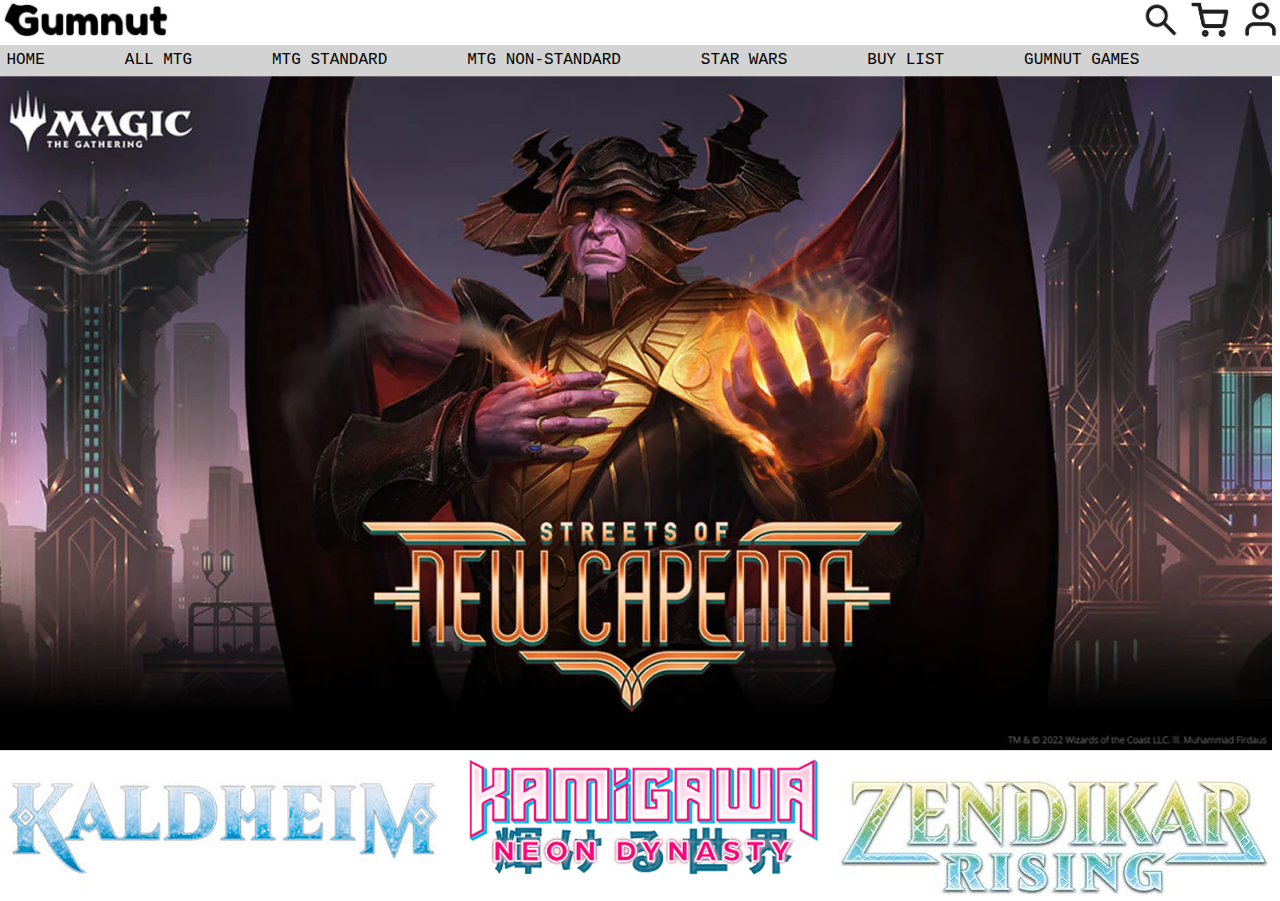
<file: index.html>
<!--Due: Sat Jun 7, 2025 1:59-->
<!DOCTYPE html>
<html lang="en">

<head>
    <meta charset="UTF-8">
    <meta name="viewport" content="width=device-width, initial-scale=1.0">
    <link rel="stylesheet" href="./css/homepage.css">
    <link rel="stylesheet" href="./css/navBar.css">
    <script src="./javascript/navBar.js"></script>
    <title>Home Page</title>
</head>

<body>
    <div class="header" id="header">

        <div class="topBar">
            <div class="mobile">
                <button class="mobile" id="hamburgerButton" onclick="hamburgerOn()">
                    <img id="hamburgerImage" src="./images/general/Menu.jpg" alt="HAMBURGER" height="40px">
                </button>
            </div>
            <div class="mobile">
                <a href="index.html" style="text-decoration: none;">
                    <img class="logo" id="logoMobile" src="./images/general/websiteLogoMobile.PNG" alt="GUMNUT MOBILE"
                        height="40px">
                </a>
            </div>
            <div class="desktop">
                <a href="index.html" style="text-decoration: none;">
                    <img class="logo" id="logoDesktop" src="./images/general/websiteLogo.PNG" alt="GUMNUT"
                        height="40px">
                </a>
            </div>


            <div>
                <img class="topBarIcon" src="./images/general/searchIcon.PNG" alt="SearchIcon" height="40px"
                    width="40px">
                <a class="desktop" href="shoppingCart.html" style="text-decoration: none;">
                    <img class="desktop topBarIcon" src="./images/general/cart.PNG" alt="CartIcon" height="40px"
                        width="40px">
                </a>
                <img class="desktop topBarIcon" src="./images/general/account.PNG" alt="AccountIcon" height="40px"
                    width="40px">

            </div>
        </div>
        <div id="hamburger">
            <div class="hamburgerHeader">
                <img class="mobile logo hamburgerIcon" id="logoHamburger" src="./images/general/websiteLogo.PNG"
                    alt="GUMNUT" height="40px">
                <button class="mobile hamburgerIcon" id="hamburgerCloseButton" onclick="hamburgerOff()">
                    <img id="hamburgerCloseImage" src="./images/general/close.jpg" alt="HAMBURGER CLOSE" height="40px">
                </button>
            </div>
            <div class="hamburgerLinkBlock">
                <div class="hamburgerLink">
                    <a class="navLink" href="index.html" style="text-decoration: none;">
                        HOME
                    </a>
                </div>
                <div class="hamburgerLink">
                    <a class="navLink" href="productList.html" style="text-decoration: none;">
                        ALL MTG
                    </a>
                </div>
                <div class="hamburgerLink">
                    <a class="navLink" href="productList.html" style="text-decoration: none;">
                        MTG STANDARD
                    </a>
                </div>
                <div class="hamburgerLink">
                    <a class="navLink" href="productList.html" style="text-decoration: none;">
                        MTG NON-STANDARD
                    </a>
                </div>
                <div class="hamburgerLink">
                    <a class="navLink" href="productList.html" style="text-decoration: none;">
                        STAR WARS
                    </a>
                </div>
                <div class="hamburgerLink">
                    <a class="navLink" href="productList.html" style="text-decoration: none;">
                        BUY LIST
                    </a>
                </div>
                <div class="hamburgerLink">
                    <a class="navLink" href="productList.html" style="text-decoration: none;">
                        GUMNUT GAMES
                    </a>
                </div>
            </div>
            <div id="hamburgerFooter">
                <div class="hamburgerFooterRow">
                    <div>
                        <a class="mobile" href="shoppingCart.html" style="text-decoration: none;"></a>
                        <h1>CART</h1>
                    </div>
                    <div>
                        <a class="mobile" href="shoppingCart.html" style="text-decoration: none;">
                            <img class="mobile hamburgerIcon" src="./images/general/cart.PNG" alt="CartIcon"
                                height="40px" width="40px">
                        </a>
                    </div>
                </div>
                <div class="hamburgerFooterRow">
                    <div>
                        <h1>ACCOUNT</h1>
                    </div>
                    <div>
                        <img class="mobile hamburgerIcon" src="./images/general/account.PNG" alt="AccountIcon"
                            height="40px" width="40px">
                    </div>
                </div>
            </div>
        </div>
        <nav class="navBar">
            <a class="navLink" href="index.html" style="text-decoration: none;">
                HOME
            </a>
            <a class="navLink" href="productList.html" style="text-decoration: none;">
                ALL MTG
            </a>
            <a class="navLink" href="productList.html" style="text-decoration: none;">
                MTG STANDARD
            </a>
            <a class="navLink" href="productList.html" style="text-decoration: none;">
                MTG NON-STANDARD
            </a>
            <a class="navLink" href="productList.html" style="text-decoration: none;">
                STAR WARS
            </a>
            <a class="navLink" href="productList.html" style="text-decoration: none;">
                BUY LIST
            </a>
            <a class="navLink" href="productList.html" style="text-decoration: none;">
                GUMNUT GAMES
            </a>
        </nav>
    </div>


    <div class="banner">
        <img class="bannerImage" src="./images/NewCapennaBanner.png" alt="Streets of New Capenna Category Banner">
    </div>
    <div class="categoryShelf">
        <img class="categoryImg" src="./images/kaldheimLogo.jpg" alt="Kaldheim Category Image">
        <img class="categoryImg" src="./images/kamigawaLogo.jpg" alt="Kamigawa Category Image">
        <img class="categoryImg" src="./images/zendikarLogo.jpg" alt="Zendikar Category Image">
    </div>
    <div class="recommended">

    </div>
    <div class="footer">

    </div>
</body>

</html>
</file>
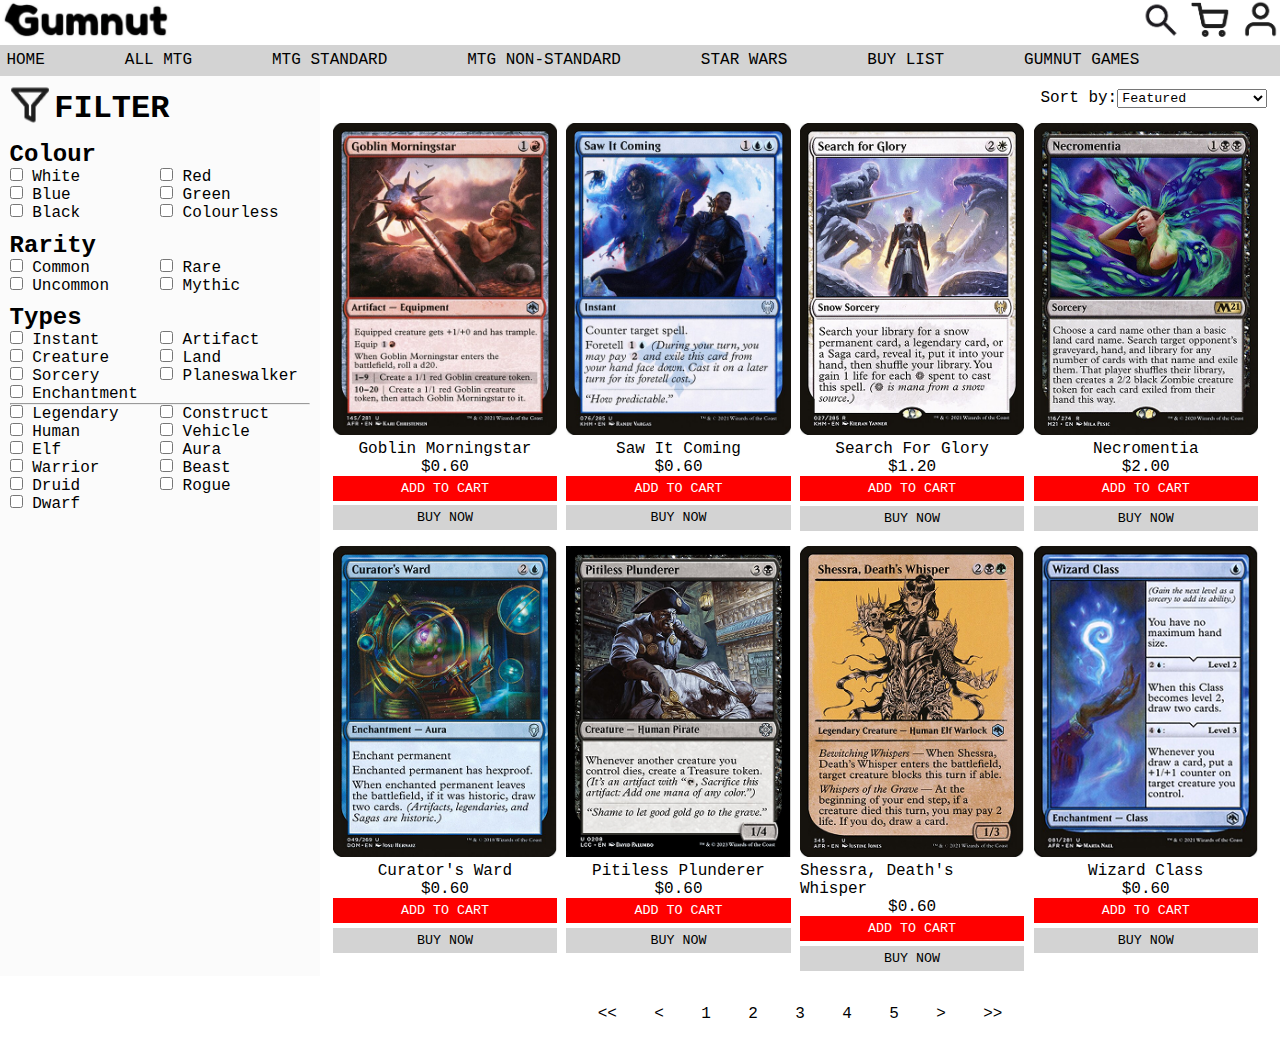
<file: productList.html>
<!DOCTYPE html>
<html lang="en">

<head>
    <meta charset="UTF-8">
    <meta name="viewport" content="width=device-width, initial-scale=1.0">
    <link rel="stylesheet" href="./css/productList.css">
    <link rel="stylesheet" href="./css/productListing.css">
    <link rel="stylesheet" href="./css/navBar.css">
    <link rel="stylesheet" href="./css/general.css">
    <script src="./javascript/navBar.js"></script>
    <script src="./javascript/productFilter.js"></script>
    <title>List of Products</title>
</head>

<body onresize="filterCheck()">
    <div class="header" id="header">
        <div class="topBar">
            <div class="mobile">
                <button class="mobile" id="hamburgerButton" onclick="hamburgerOn()">
                    <img id="hamburgerImage" src="./images/general/Menu.jpg" alt="HAMBURGER" height="40px">
                </button>
            </div>
            <div class="mobile">
                <a href="index.html" style="text-decoration: none;">
                    <img class="logo" id="logoMobile" src="./images/general/websiteLogoMobile.PNG" alt="GUMNUT MOBILE"
                        height="40px">
                </a>
            </div>
            <div class="desktop">
                <a href="index.html" style="text-decoration: none;">
                    <img class="logo" id="logoDesktop" src="./images/general/websiteLogo.PNG" alt="GUMNUT"
                        height="40px">
                </a>
            </div>


            <div>
                <img class="topBarIcon" src="./images/general/searchIcon.PNG" alt="SearchIcon" height="40px"
                    width="40px">
                <a class="desktop" href="shoppingCart.html" style="text-decoration: none;">
                    <img class="desktop topBarIcon" src="./images/general/cart.PNG" alt="CartIcon" height="40px"
                        width="40px">
                </a>
                <img class="desktop topBarIcon" src="./images/general/account.PNG" alt="AccountIcon" height="40px"
                    width="40px">

            </div>
        </div>
        <div id="hamburger">
            <div class="hamburgerHeader">
                <img class="mobile logo hamburgerIcon" id="logoHamburger" src="./images/general/websiteLogo.PNG"
                    alt="GUMNUT" height="40px">
                <button class="mobile hamburgerIcon" id="hamburgerCloseButton" onclick="hamburgerOff()">
                    <img id="hamburgerCloseImage" src="./images/general/close.jpg" alt="HAMBURGER CLOSE" height="40px">
                </button>
            </div>
            <div class="hamburgerLinkBlock">
                <div class="hamburgerLink">
                    <a class="navLink" href="index.html" style="text-decoration: none;">
                        HOME
                    </a>
                </div>
                <div class="hamburgerLink">
                    <a class="navLink" href="productList.html" style="text-decoration: none;">
                        ALL MTG
                    </a>
                </div>
                <div class="hamburgerLink">
                    <a class="navLink" href="productList.html" style="text-decoration: none;">
                        MTG STANDARD
                    </a>
                </div>
                <div class="hamburgerLink">
                    <a class="navLink" href="productList.html" style="text-decoration: none;">
                        MTG NON-STANDARD
                    </a>
                </div>
                <div class="hamburgerLink">
                    <a class="navLink" href="productList.html" style="text-decoration: none;">
                        STAR WARS
                    </a>
                </div>
                <div class="hamburgerLink">
                    <a class="navLink" href="productList.html" style="text-decoration: none;">
                        BUY LIST
                    </a>
                </div>
                <div class="hamburgerLink">
                    <a class="navLink" href="productList.html" style="text-decoration: none;">
                        GUMNUT GAMES
                    </a>
                </div>
            </div>
            <div id="hamburgerFooter">
                <div class="hamburgerFooterRow">
                    <div>
                        <a class="mobile" href="shoppingCart.html" style="text-decoration: none;">
                            <h1>CART</h1>
                        </a>
                    </div>
                    <div>
                        <a class="mobile" href="shoppingCart.html" style="text-decoration: none;">
                            <img class="mobile hamburgerIcon" src="./images/general/cart.PNG" alt="CartIcon"
                                height="40px" width="40px">
                        </a>
                    </div>
                </div>
                <div class="hamburgerFooterRow">
                    <div>
                        <h1>ACCOUNT</h1>
                    </div>
                    <div>
                        <img class="mobile hamburgerIcon" src="./images/general/account.PNG" alt="AccountIcon"
                            height="40px" width="40px">
                    </div>
                </div>
            </div>
        </div>
        <nav class="navBar">
            <a class="navLink" href="index.html" style="text-decoration: none;">
                HOME
            </a>
            <a class="navLink" href="productList.html" style="text-decoration: none;">
                ALL MTG
            </a>
            <a class="navLink" href="productList.html" style="text-decoration: none;">
                MTG STANDARD
            </a>
            <a class="navLink" href="productList.html" style="text-decoration: none;">
                MTG NON-STANDARD
            </a>
            <a class="navLink" href="productList.html" style="text-decoration: none;">
                STAR WARS
            </a>
            <a class="navLink" href="productList.html" style="text-decoration: none;">
                BUY LIST
            </a>
            <a class="navLink" href="productList.html" style="text-decoration: none;">
                GUMNUT GAMES
            </a>
        </nav>
    </div>

    <div class="content">
        <div id="sidebar">
            <div id="filterHeader">
                <span id="filterTitle">
                    <img class="filterIcon" src="./images/general/Filter.png" alt="Filter">
                    <h1 id="filterTag">FILTER</h1>
                </span>
                <button class="mobile" id="filterCloseButton" onclick="filterHide()">
                    <img src="./images/general/close.png" alt="Filter Close">
                </button>
            </div>
            <div class="filterType">
                <h2>Colour</h2>
                <div class="filterColumns">
                    <div class="filterColumn">
                        <input type="checkbox" id="colourFilter" name="colour1" value="White">
                        <label for="colour1">White</label>
                        <br>
                        <input type="checkbox" id="colourFilter" name="colour2" value="Blue">
                        <label for="colour2">Blue</label>
                        <br>
                        <input type="checkbox" id="colourFilter" name="colour3" value="Black">
                        <label for="colour3">Black</label>
                        <br>
                    </div>
                    <div class="filterColumn">
                        <input type="checkbox" id="colourFilter" name="colour4" value="Red">
                        <label for="colour4">Red</label>
                        <br>
                        <input type="checkbox" id="colourFilter" name="colour5" value="Green">
                        <label for="colour5">Green</label>
                        <br>
                        <input type="checkbox" id="colourFilter" name="colour6" value="Colourless">
                        <label for="colour6">Colourless</label>
                        <br>
                    </div>
                </div>
            </div>
            <div class="filterType">
                <h2>Rarity</h2>
                <div class="filterColumns">
                    <div class="filterColumn">
                        <input type="checkbox" id="rarityFilter" name="rarity1" value="Common">
                        <label for="rarity">Common</label>
                        <br>
                        <input type="checkbox" id="rarityFilter" name="rarity2" value="Uncommon">
                        <label for="rarity2">Uncommon</label>
                        <br>
                    </div>
                    <div class="filterColumn">
                        <input type="checkbox" id="rarityFilter" name="rarity3" value="Rare">
                        <label for="rarity1">Rare</label>
                        <br>
                        <input type="checkbox" id="rarityFilter" name="rarity4" value="Mythic">
                        <label for="rarity2">Mythic</label>
                        <br>
                    </div>
                </div>
            </div>
            <div class="filterType">
                <h2>Types</h2>
                <div class="filterColumns">
                    <div class="filterColumn">
                        <input type="checkbox" id="typeFilter" name="type1" value="Instant">
                        <label for="type1">Instant</label>
                        <br>
                        <input type="checkbox" id="typeFilter" name="type2" value="Creature">
                        <label for="type2">Creature</label>
                        <br>
                        <input type="checkbox" id="typeFilter" name="type3" value="Sorcery">
                        <label for="type3">Sorcery</label>
                        <br>
                        <input type="checkbox" id="typeFilter" name="type4" value="Enchantment">
                        <label for="type4">Enchantment</label>
                        <br>

                    </div>
                    <div class="filterColumn">
                        <input type="checkbox" id="typeFilter" name="type5" value="Artifact">
                        <label for="type5">Artifact</label>
                        <br>
                        <input type="checkbox" id="typeFilter" name="type6" value="Land">
                        <label for="type6">Land</label>
                        <br>
                        <input type="checkbox" id="typeFilter" name="type7" value="Planeswalker">
                        <label for="type7">Planeswalker</label>
                        <br>

                    </div>
                </div>
                <hr>
                <div class="filterColumns">
                    <div class="filterColumn">
                        <input type="checkbox" id="typeFilter" name="type8" value="Legendary">
                        <label for="type8">Legendary</label>
                        <br>
                        <input type="checkbox" id="typeFilter" name="type9" value="Human">
                        <label for="type9">Human</label>
                        <br>
                        <input type="checkbox" id="typeFilter" name="type10" value="Elf">
                        <label for="type10">Elf</label>
                        <br>
                        <input type="checkbox" id="typeFilter" name="type11" value="Warrior">
                        <label for="type11">Warrior</label>
                        <br>
                        <input type="checkbox" id="typeFilter" name="type12" value="Druid">
                        <label for="type12">Druid</label>
                        <br>
                        <input type="checkbox" id="typeFilter" name="type13" value="Dwarf">
                        <label for="type13">Dwarf</label>
                        <br>

                    </div>
                    <div class="filterColumn">
                        <input type="checkbox" id="typeFilter" name="type14" value="Construct">
                        <label for="type14">Construct</label>
                        <br>
                        <input type="checkbox" id="typeFilter" name="type15" value="Vehicle">
                        <label for="type15">Vehicle</label>
                        <br>
                        <input type="checkbox" id="typeFilter" name="type16" value="Aura">
                        <label for="type16">Aura</label>
                        <br>
                        <input type="checkbox" id="typeFilter" name="type17" value="Beast">
                        <label for="type17">Beast</label>
                        <br>
                        <input type="checkbox" id="typeFilter" name="type18" value="Rogue">
                        <label for="type18">Rogue</label>
                        <br>


                    </div>
                </div>
            </div>

        </div>
        <div class="listings">
            <div id="sortBy">
                <p>Sort by:</p>

                <select>
                    <option>Featured</option>
                    <option>Date: Old to New</option>
                    <option>Date: New to Old</option>
                </select>
            </div>
            <div class="products">
                <div class="product">
                    <a href="./productPageGoblinMorningstar.html">
                        <img class="productImage" src="./images/products/goblinMorningstar.jpg"
                            alt="Goblin Morningstar">
                        <p class="productTag">Goblin Morningstar</p>
                        <p class="productTag">$0.60</p>
                    </a>
                    <button class="productButton addButton">ADD TO CART</button>
                    <button class="productButton buyButton">BUY NOW</button>
                </div>

                <div class="product">
                    <a href="./productPageSawItComing.html">
                        <img class="productImage" src="./images/products/sawItComing.jpg" alt="sawItComing">
                        <p class="productTag">Saw It Coming</p>
                        <p class="productTag">$0.60</p>
                    </a>
                    <button class="productButton addButton">ADD TO CART</button>
                    <button class="productButton buyButton">BUY NOW</button>
                </div>

                <div class="product">
                    <a>
                        <img class="productImage" src="./images/products/SearchForGlory.png" alt="sawItComing">
                        <p class="productTag">Search For Glory</p>
                        <p class="productTag">$1.20</p>
                    </a>
                    <button class="productButton addButton">ADD TO CART</button>
                    <button class="productButton buyButton">BUY NOW</button>
                </div>

                <div class="product">
                    <a>
                        <img class="productImage" src="./images/products/Necromentia.png" alt="sawItComing">
                        <p class="productTag">Necromentia</p>
                        <p class="productTag">$2.00</p>
                    </a>
                    <button class="productButton addButton">ADD TO CART</button>
                    <button class="productButton buyButton">BUY NOW</button>
                </div>

                <div class="product">
                    <a href="./productPageSawItComing.html">
                        <img class="productImage" src="./images/products/curatorsWard.jpg" alt="curator's ward">
                        <p class="productTag">Curator's Ward</p>
                        <p class="productTag">$0.60</p>
                    </a>
                    <button class="productButton addButton">ADD TO CART</button>
                    <button class="productButton buyButton">BUY NOW</button>
                </div>

                <div class="product">
                    <a >
                        <img class="productImage" src="./images/products/pitiless.png" alt="pitiless">
                        <p class="productTag">Pitiless Plunderer</p>
                        <p class="productTag">$0.60</p>
                    </a>
                    <button class="productButton addButton">ADD TO CART</button>
                    <button class="productButton buyButton">BUY NOW</button>
                </div>

                <div class="product">
                    <a>
                        <img class="productImage" src="./images/products/shressa.jpg" alt="shressa">
                        <p class="productTag">Shessra, Death's Whisper</p>
                        <p class="productTag">$0.60</p>
                    </a>
                    <button class="productButton addButton">ADD TO CART</button>
                    <button class="productButton buyButton">BUY NOW</button>
                </div>

                <div class="product">
                    <a>
                        <img class="productImage" src="./images/products/wizardClass.jpg" alt="wizardClass">
                        <p class="productTag">Wizard Class</p>
                        <p class="productTag">$0.60</p>
                    </a>
                    <button class="productButton addButton">ADD TO CART</button>
                    <button class="productButton buyButton">BUY NOW</button>
                </div>



            </div>
            <div id="otherPages">
                <div class="productNav">
                    <p>&lt;&lt;</p>
                </div>
                <div class="productNav">
                    <p>&lt;</p>
                </div>
                <div class="productNav">
                    <p>1</p>
                </div>
                <div class="productNav">
                    <p>2</p>
                </div>
                <div class="productNav">
                    <p>3</p>
                </div>
                <div class="productNav">
                    <p>4</p>
                </div>
                <div class="productNav">
                    <p>5</p>
                </div>
                <div class="productNav">
                    <p>&gt;</p>
                </div>
                <div class="productNav">
                    <p>&gt;&gt;</p>
                </div>

            </div>
        </div>

    </div>

    <button id="filterButton" onclick="filterShow()">
        <h1>FILTER</h1>
        <img class="filterIcon" src="./images/general/Filter.png" alt="Filter">
    </button>



</body>

</html>
</file>
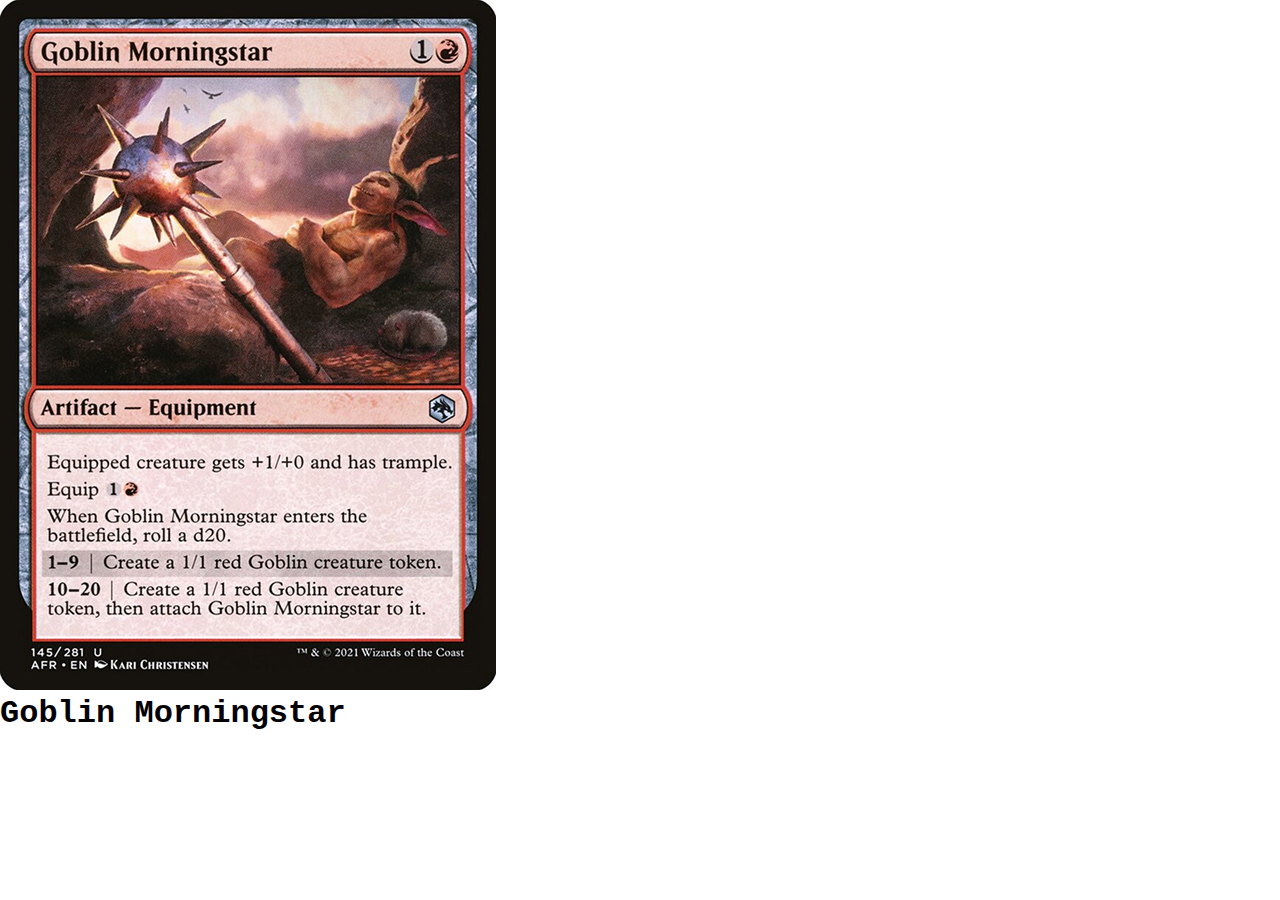
<file: productPageGoblinMorningstar.html>
<!DOCTYPE html>
<html lang="en">

<head>
    <meta charset="UTF-8">
    <meta name="viewport" content="width=device-width, initial-scale=1.0">
    <link rel="stylesheet" href="./css/homepage.css">
    <link rel="stylesheet" href="./css/navBar.css">
    <title>Goblin Morningstar</title>
</head>

<body>
    <div class="header"></div>
    <div>
        <div>
            <img src="./images/products/goblinMorningstar.jpg" alt="Goblin Morningstar">
        </div>
        <div>
            <h1>Goblin Morningstar</h1>
            <p></p>
        </div>
    </div>
</body>

</html>
</file>
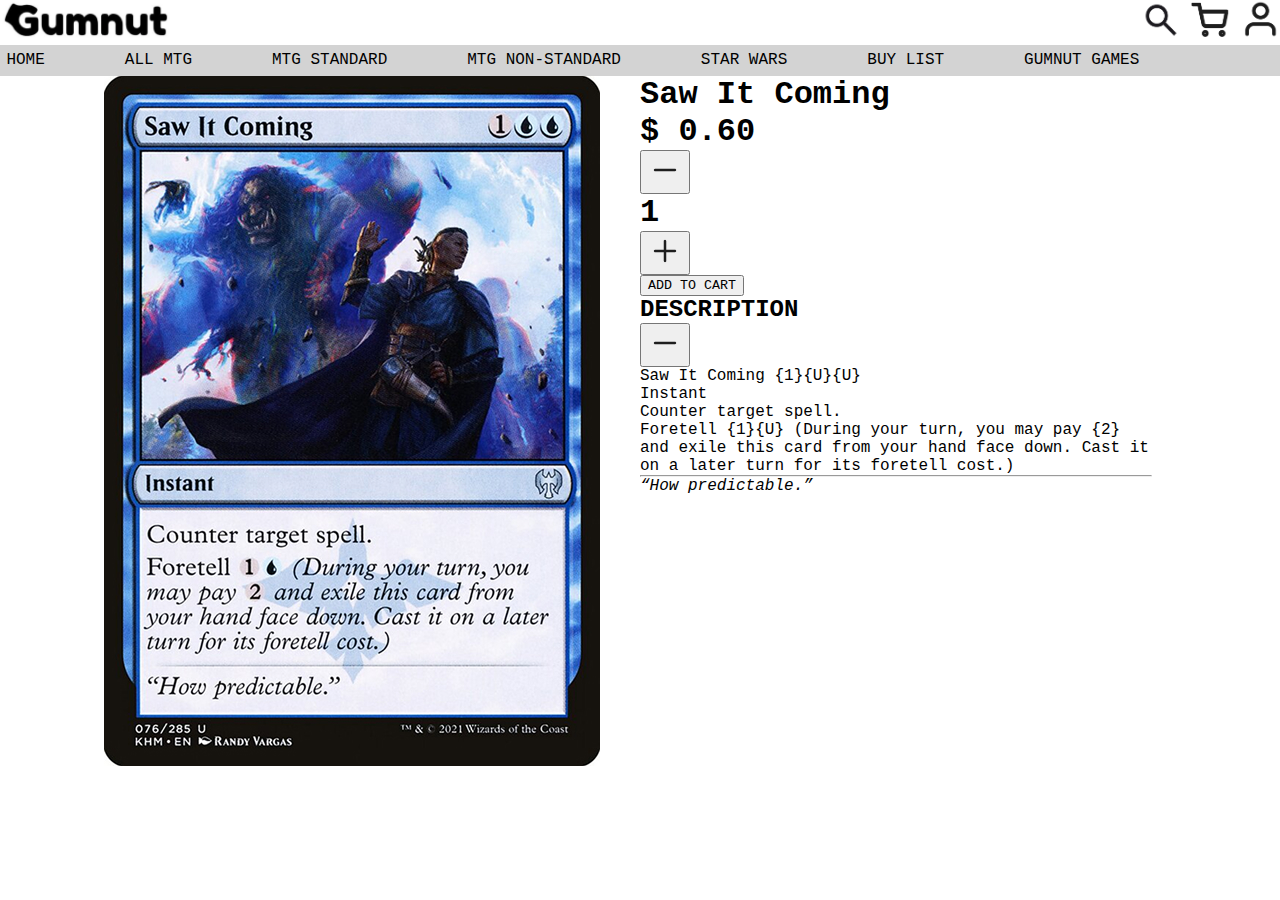
<file: productPageSawItComing.html>
<!DOCTYPE html>
<html lang="en">

<head>
    <meta charset="UTF-8">
    <meta name="viewport" content="width=device-width, initial-scale=1.0">
    <link rel="stylesheet" href="./css/productPage.css">
    <link rel="stylesheet" href="./css/navBar.css">
    <script src="./javascript/navBar.js"></script>
    <script src="./javascript/productPage.js"></script>
    <title>TCG @ Gumnut - Saw It Coming</title>
</head>

<body onresize="viewCheck()">
    <div class="header" id="header">

        <div class="topBar">
            <div class="mobile">
                <button class="mobile" id="hamburgerButton" onclick="hamburgerOn()">
                    <img id="hamburgerImage" src="./images/general/Menu.jpg" alt="HAMBURGER" height="40px">
                </button>
            </div>
            <div class="mobile">
                <a href="index.html" style="text-decoration: none;">
                    <img class="logo" id="logoMobile" src="./images/general/websiteLogoMobile.PNG" alt="GUMNUT MOBILE"
                        height="40px">
                </a>
            </div>
            <div class="desktop">
                <a href="index.html" style="text-decoration: none;">
                    <img class="logo" id="logoDesktop" src="./images/general/websiteLogo.PNG" alt="GUMNUT"
                        height="40px">
                </a>
            </div>


            <div>
                <img class="topBarIcon" src="./images/general/searchIcon.PNG" alt="SearchIcon" height="40px"
                    width="40px">
                <a class="desktop" href="shoppingCart.html" style="text-decoration: none;">
                    <img class="desktop topBarIcon" src="./images/general/cart.PNG" alt="CartIcon" height="40px"
                        width="40px">
                </a>
                <img class="desktop topBarIcon" src="./images/general/account.PNG" alt="AccountIcon" height="40px"
                    width="40px">

            </div>
        </div>
        <div id="hamburger">
            <div class="hamburgerHeader">
                <img class="mobile logo hamburgerIcon" id="logoHamburger" src="./images/general/websiteLogo.PNG"
                    alt="GUMNUT" height="40px">
                <button class="mobile hamburgerIcon" id="hamburgerCloseButton" onclick="hamburgerOff()">
                    <img id="hamburgerCloseImage" src="./images/general/close.jpg" alt="HAMBURGER CLOSE" height="40px">
                </button>
            </div>
            <div class="hamburgerLinkBlock">
                <div class="hamburgerLink">
                    <a class="navLink" href="index.html" style="text-decoration: none;">
                        HOME
                    </a>
                </div>
                <div class="hamburgerLink">
                    <a class="navLink" href="productList.html" style="text-decoration: none;">
                        ALL MTG
                    </a>
                </div>
                <div class="hamburgerLink">
                    <a class="navLink" href="productList.html" style="text-decoration: none;">
                        MTG STANDARD
                    </a>
                </div>
                <div class="hamburgerLink">
                    <a class="navLink" href="productList.html" style="text-decoration: none;">
                        MTG NON-STANDARD
                    </a>
                </div>
                <div class="hamburgerLink">
                    <a class="navLink" href="productList.html" style="text-decoration: none;">
                        STAR WARS
                    </a>
                </div>
                <div class="hamburgerLink">
                    <a class="navLink" href="productList.html" style="text-decoration: none;">
                        BUY LIST
                    </a>
                </div>
                <div class="hamburgerLink">
                    <a class="navLink" href="productList.html" style="text-decoration: none;">
                        GUMNUT GAMES
                    </a>
                </div>
            </div>
            <div id="hamburgerFooter">
                <div class="hamburgerFooterRow">
                    <div>
                        <a class="mobile" href="shoppingCart.html" style="text-decoration: none;">
                            <h1>CART</h1>
                        </a>
                    </div>
                    <div>
                        <a class="mobile" href="shoppingCart.html" style="text-decoration: none;">
                            <img class="mobile hamburgerIcon" src="./images/general/cart.PNG" alt="CartIcon"
                                height="40px" width="40px">
                        </a>
                    </div>
                </div>
                <div class="hamburgerFooterRow">
                    <div>
                        <h1>ACCOUNT</h1>
                    </div>
                    <div>
                        <img class="mobile hamburgerIcon" src="./images/general/account.PNG" alt="AccountIcon"
                            height="40px" width="40px">
                    </div>
                </div>
            </div>
        </div>
        <nav class="navBar">
            <a class="navLink" href="index.html" style="text-decoration: none;">
                HOME
            </a>
            <a class="navLink" href="productList.html" style="text-decoration: none;">
                ALL MTG
            </a>
            <a class="navLink" href="productList.html" style="text-decoration: none;">
                MTG STANDARD
            </a>
            <a class="navLink" href="productList.html" style="text-decoration: none;">
                MTG NON-STANDARD
            </a>
            <a class="navLink" href="productList.html" style="text-decoration: none;">
                STAR WARS
            </a>
            <a class="navLink" href="productList.html" style="text-decoration: none;">
                BUY LIST
            </a>
            <a class="navLink" href="productList.html" style="text-decoration: none;">
                GUMNUT GAMES
            </a>
        </nav>
    </div>


    <div id="topPadding">

    </div>
    <div class="listing">
        <div class="listingImage">
            <img class="imgProduct" src="./images/products/sawItComing.jpg" alt="Saw It Coming">
        </div>
        <div id="spacer">
        </div>
        <div class="listingDetails">
            <h1 id="listingTitle">Saw It Coming</h1>
            <h1 id="listingPrice">$ 0.60</h1>
            <div class="quantitySelect">
                <button class="quantityButton" onclick="quanMinus()"><img src="./images/general/Minus.png"></button>
                <div id="quantityDiv">
                    <h1 id="quantity">1</h1>
                </div>
                <button class="quantityButton" onclick="quanPlus()"><img src="./images/general/Plus.png"></button>
            </div>
            <div class="cartButtonDiv">
                <button class="buyButton" id="cartButton">ADD TO CART</button>
                <button class="mobile buyButton" id="buyNowButton">BUY NOW</button>
            </div>
            <div class="descControl">
                <h2>DESCRIPTION</h2>
                <Button id="showHideDescButton" onclick="showHideDesc()">
                    <img id="descIcon" src="./images/general/Minus.png">
                </Button>
            </div>
            <div id="itemDescription">
                <p>
                    Saw It Coming {1}{U}{U}</p>
                <p>
                    Instant</p>
                <p>
                    Counter target spell.</p>
                <p>
                    Foretell {1}{U} (During your turn, you may pay {2} and exile this card from your hand face down.
                    Cast it on a later turn for its foretell cost.) </p>
                <hr>
                <p><i>“How predictable.”</i>
                </p>
            </div>
        </div>
    </div>
    <div>
    </div>
</body>

</html>
</file>
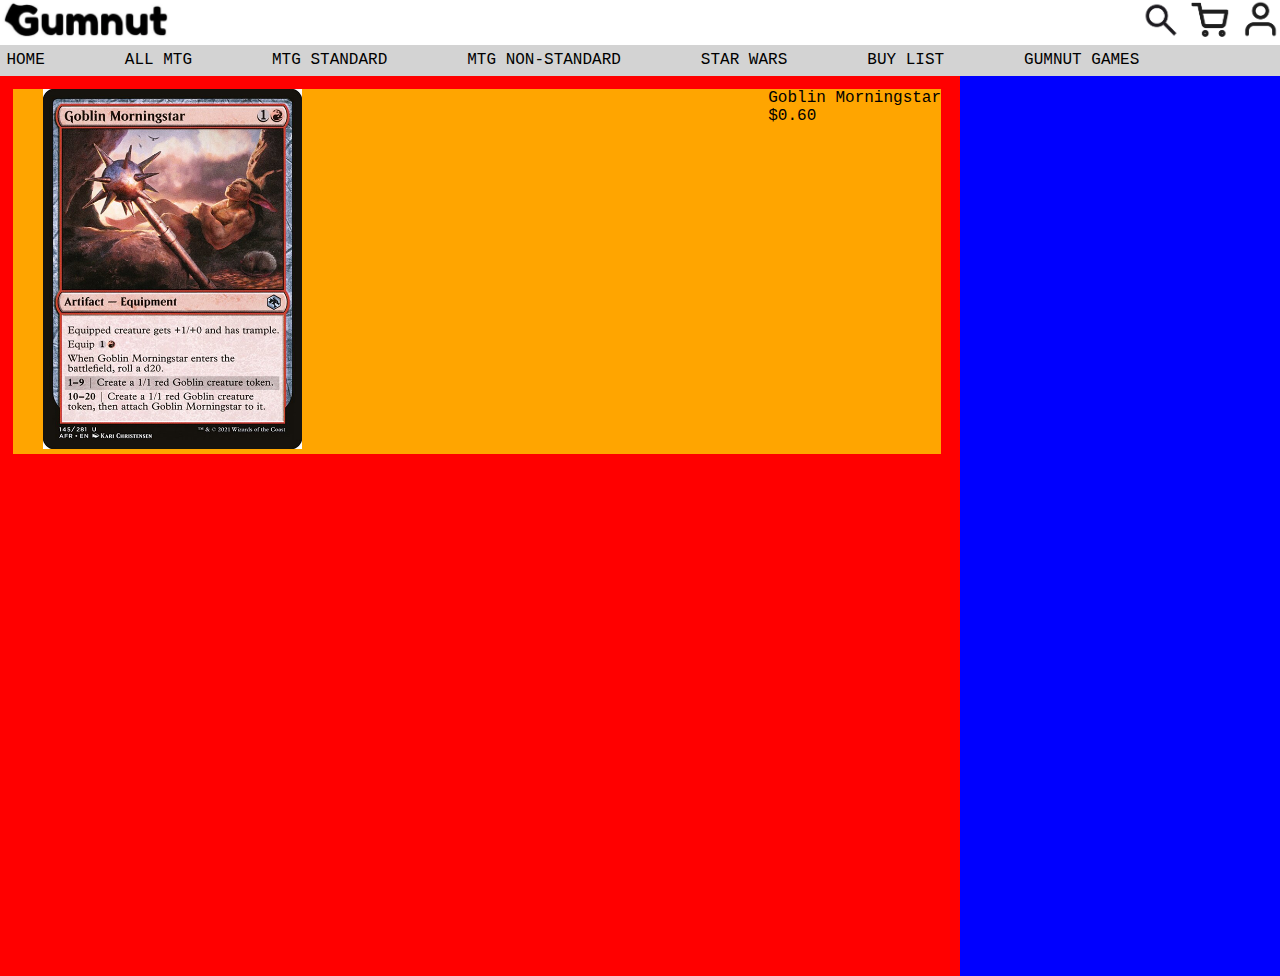
<file: shoppingCart.html>
<!DOCTYPE html>
<html lang="en">

<head>
    <meta charset="UTF-8">
    <meta name="viewport" content="width=device-width, initial-scale=1.0">

    <!--<link red="stylesheet" href="./css/cartItem.css">-->
    <link rel="stylesheet" href="./css/shoppingCart.css">
    <link rel="stylesheet" href="./css/navBar.css">
    <script src="./javascript/navBar.js"></script>
    <title>Shopping Cart</title>
</head>

<body>
    <div class="header" id="header">

        <div class="topBar">
            <div class="mobile">
                <button class="mobile" id="hamburgerButton" onclick="hamburgerOn()">
                    <img id="hamburgerImage" src="./images/general/Menu.jpg" alt="HAMBURGER" height="40px">
                </button>
            </div>
            <div class="mobile">
                <a href="index.html" style="text-decoration: none;">
                    <img class="logo" id="logoMobile" src="./images/general/websiteLogoMobile.PNG" alt="GUMNUT MOBILE"
                        height="40px">
                </a>
            </div>
            <div class="desktop">
                <a href="index.html" style="text-decoration: none;">
                    <img class="logo" id="logoDesktop" src="./images/general/websiteLogo.PNG" alt="GUMNUT"
                        height="40px">
                </a>
            </div>


            <div>
                <img class="topBarIcon" src="./images/general/searchIcon.PNG" alt="SearchIcon" height="40px"
                    width="40px">
                <a class="desktop" href="shoppingCart.html" style="text-decoration: none;">
                    <img class="desktop topBarIcon" src="./images/general/cart.PNG" alt="CartIcon" height="40px"
                        width="40px">
                </a>
                <img class="desktop topBarIcon" src="./images/general/account.PNG" alt="AccountIcon" height="40px"
                    width="40px">

            </div>
        </div>
        <div id="hamburger">
            <div class="hamburgerHeader">
                <img class="mobile logo hamburgerIcon" id="logoHamburger" src="./images/general/websiteLogo.PNG"
                    alt="GUMNUT" height="40px">
                <button class="mobile hamburgerIcon" id="hamburgerCloseButton" onclick="hamburgerOff()">
                    <img id="hamburgerCloseImage" src="./images/general/close.jpg" alt="HAMBURGER CLOSE" height="40px">
                </button>
            </div>
            <div class="hamburgerLinkBlock">
                <div class="hamburgerLink">
                    <a class="navLink" href="index.html" style="text-decoration: none;">
                        HOME
                    </a>
                </div>
                <div class="hamburgerLink">
                    <a class="navLink" href="productList.html" style="text-decoration: none;">
                        ALL MTG
                    </a>
                </div>
                <div class="hamburgerLink">
                    <a class="navLink" href="productList.html" style="text-decoration: none;">
                        MTG STANDARD
                    </a>
                </div>
                <div class="hamburgerLink">
                    <a class="navLink" href="productList.html" style="text-decoration: none;">
                        MTG NON-STANDARD
                    </a>
                </div>
                <div class="hamburgerLink">
                    <a class="navLink" href="productList.html" style="text-decoration: none;">
                        STAR WARS
                    </a>
                </div>
                <div class="hamburgerLink">
                    <a class="navLink" href="productList.html" style="text-decoration: none;">
                        BUY LIST
                    </a>
                </div>
                <div class="hamburgerLink">
                    <a class="navLink" href="productList.html" style="text-decoration: none;">
                        GUMNUT GAMES
                    </a>
                </div>
            </div>
            <div id="hamburgerFooter">
                <div class="hamburgerFooterRow">
                    <div>
                        <a class="mobile" href="shoppingCart.html" style="text-decoration: none;">
                            <h1>CART</h1>
                        </a>
                    </div>
                    <div>
                        <a class="mobile" href="shoppingCart.html" style="text-decoration: none;">
                            <img class="mobile hamburgerIcon" src="./images/general/cart.PNG" alt="CartIcon"
                                height="40px" width="40px">
                        </a>
                    </div>
                </div>
                <div class="hamburgerFooterRow">
                    <div>
                        <h1>ACCOUNT</h1>
                    </div>
                    <div>
                        <img class="mobile hamburgerIcon" src="./images/general/account.PNG" alt="AccountIcon"
                            height="40px" width="40px">
                    </div>
                </div>
            </div>
        </div>
        <nav class="navBar">
            <a class="navLink" href="index.html" style="text-decoration: none;">
                HOME
            </a>
            <a class="navLink" href="productList.html" style="text-decoration: none;">
                ALL MTG
            </a>
            <a class="navLink" href="productList.html" style="text-decoration: none;">
                MTG STANDARD
            </a>
            <a class="navLink" href="productList.html" style="text-decoration: none;">
                MTG NON-STANDARD
            </a>
            <a class="navLink" href="productList.html" style="text-decoration: none;">
                STAR WARS
            </a>
            <a class="navLink" href="productList.html" style="text-decoration: none;">
                BUY LIST
            </a>
            <a class="navLink" href="productList.html" style="text-decoration: none;">
                GUMNUT GAMES
            </a>
        </nav>
    </div>

    <div class="cart">
        <div class="cartList">
            <div class="cartItem">
                <div class="itemImage">
                    <a href="./productPageGoblinMorningstar.html">
                        <img class="productImage" src="./images/products/goblinMorningstar.jpg"
                            alt="Goblin Morningstar">
                    </a>
                </div>
                <div class="itemControls">
                    <p class="productTag">Goblin Morningstar</p>
                    <p class="productTag" id="goblinMorningstarPrice">$0.60</p>
                </div>
            </div>

        </div>
        <div class="cartOptions">

        </div>
    </div>

</body>

</html>
</file>
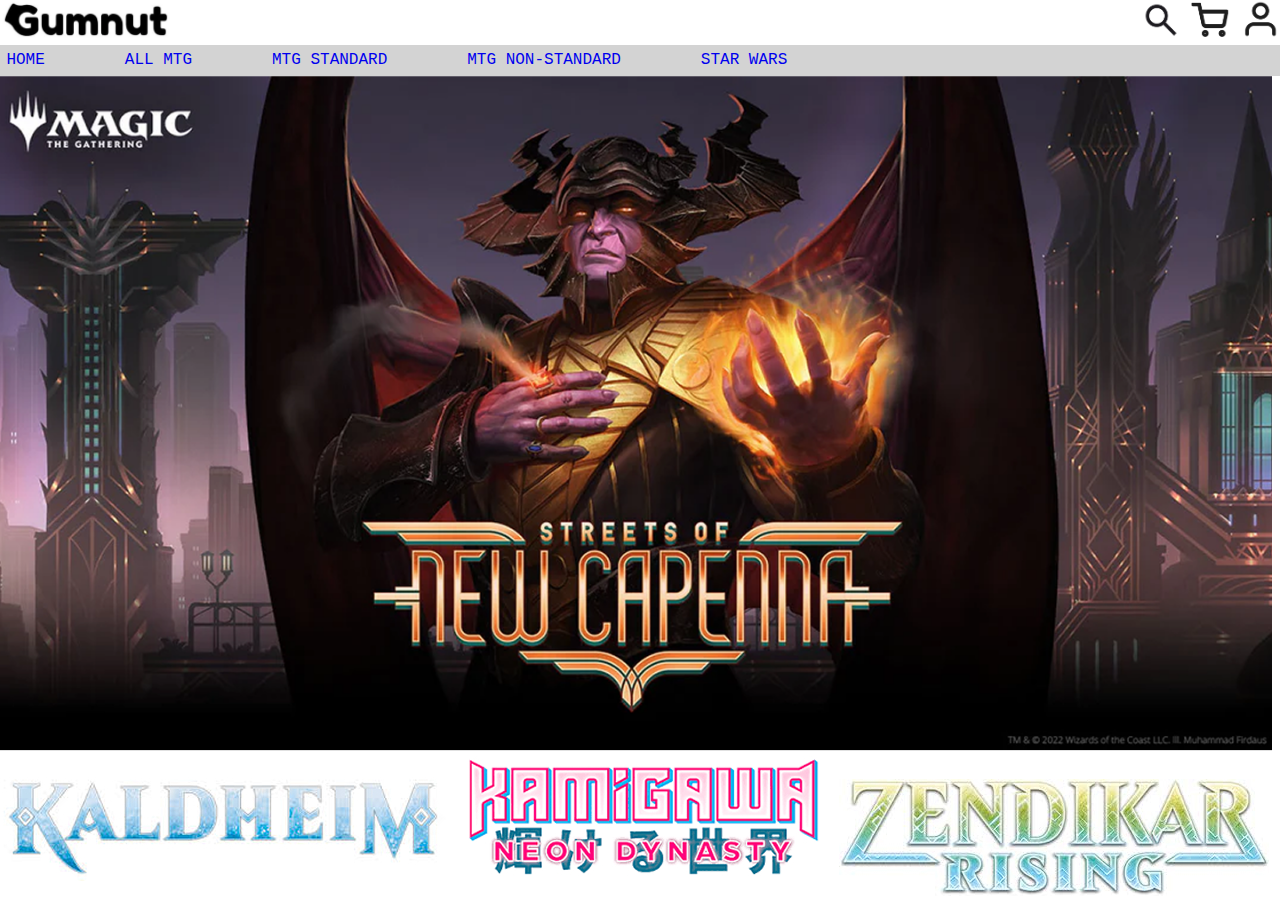
<file: html/home.html>
<!DOCTYPE html>
<html lang="en">

<head>
    <meta charset="UTF-8">
    <meta name="viewport" content="width=device-width, initial-scale=1.0">
    <link rel="stylesheet" href="../css/homepage.css">
    <link rel="stylesheet" href="../css/navBar.css">
    <title>Home Page</title>
</head>

<body>
    <div class="header">
        <div class="topBar">
            <a href="home.html" style="text-decoration: none;">
                <img class="logo" src="../images/general/websiteLogo.PNG" alt="GUMNUT" height="40px">
            </a>
            <div>
                <img class="topBarIcon" src="../images/general/searchIcon.PNG" alt="SearchIcon" height="40px"
                    width="40px">
                <a href="shoppingCart.html" style="text-decoration: none;">
                    <img class="topBarIcon" src="../images/general/cart.PNG" alt="CartIcon" height="40px" width="40px">
                </a>
                <img class="topBarIcon" src="../images/general/account.PNG" alt="AccountIcon" height="40px"
                    width="40px">
            </div>
        </div>
        <nav class="navBar">
            <a href="home.html" style="text-decoration: none;">
                HOME
            </a>
            <a href="productList.html" style="text-decoration: none;">
                ALL MTG
            </a>
            <a href="productList.html" style="text-decoration: none;">
                MTG STANDARD
            </a>
            <a href="productList.html" style="text-decoration: none;">
                MTG NON-STANDARD
            </a>
            <a href="productList.html" style="text-decoration: none;">
                STAR WARS
            </a>
        </nav>
    </div>
    <div class="banner">
        <img class="bannerImage" src="../images/NewCapennaBanner.png" alt="Streets of New Capenna Category Banner">
    </div>
    <div class="categoryShelf">
        <img class="categoryImg" src="../images/kaldheimLogo.jpg" alt="Kaldheim Category Image">
        <img class="categoryImg" src="../images/kamigawaLogo.jpg" alt="Kamigawa Category Image">
        <img class="categoryImg" src="../images/zendikarLogo.jpg" alt="Zendikar Category Image">
    </div>
    <div class="recommended">

    </div>
    <div class="footer">
        
    </div>
</body>

</html>
</file>
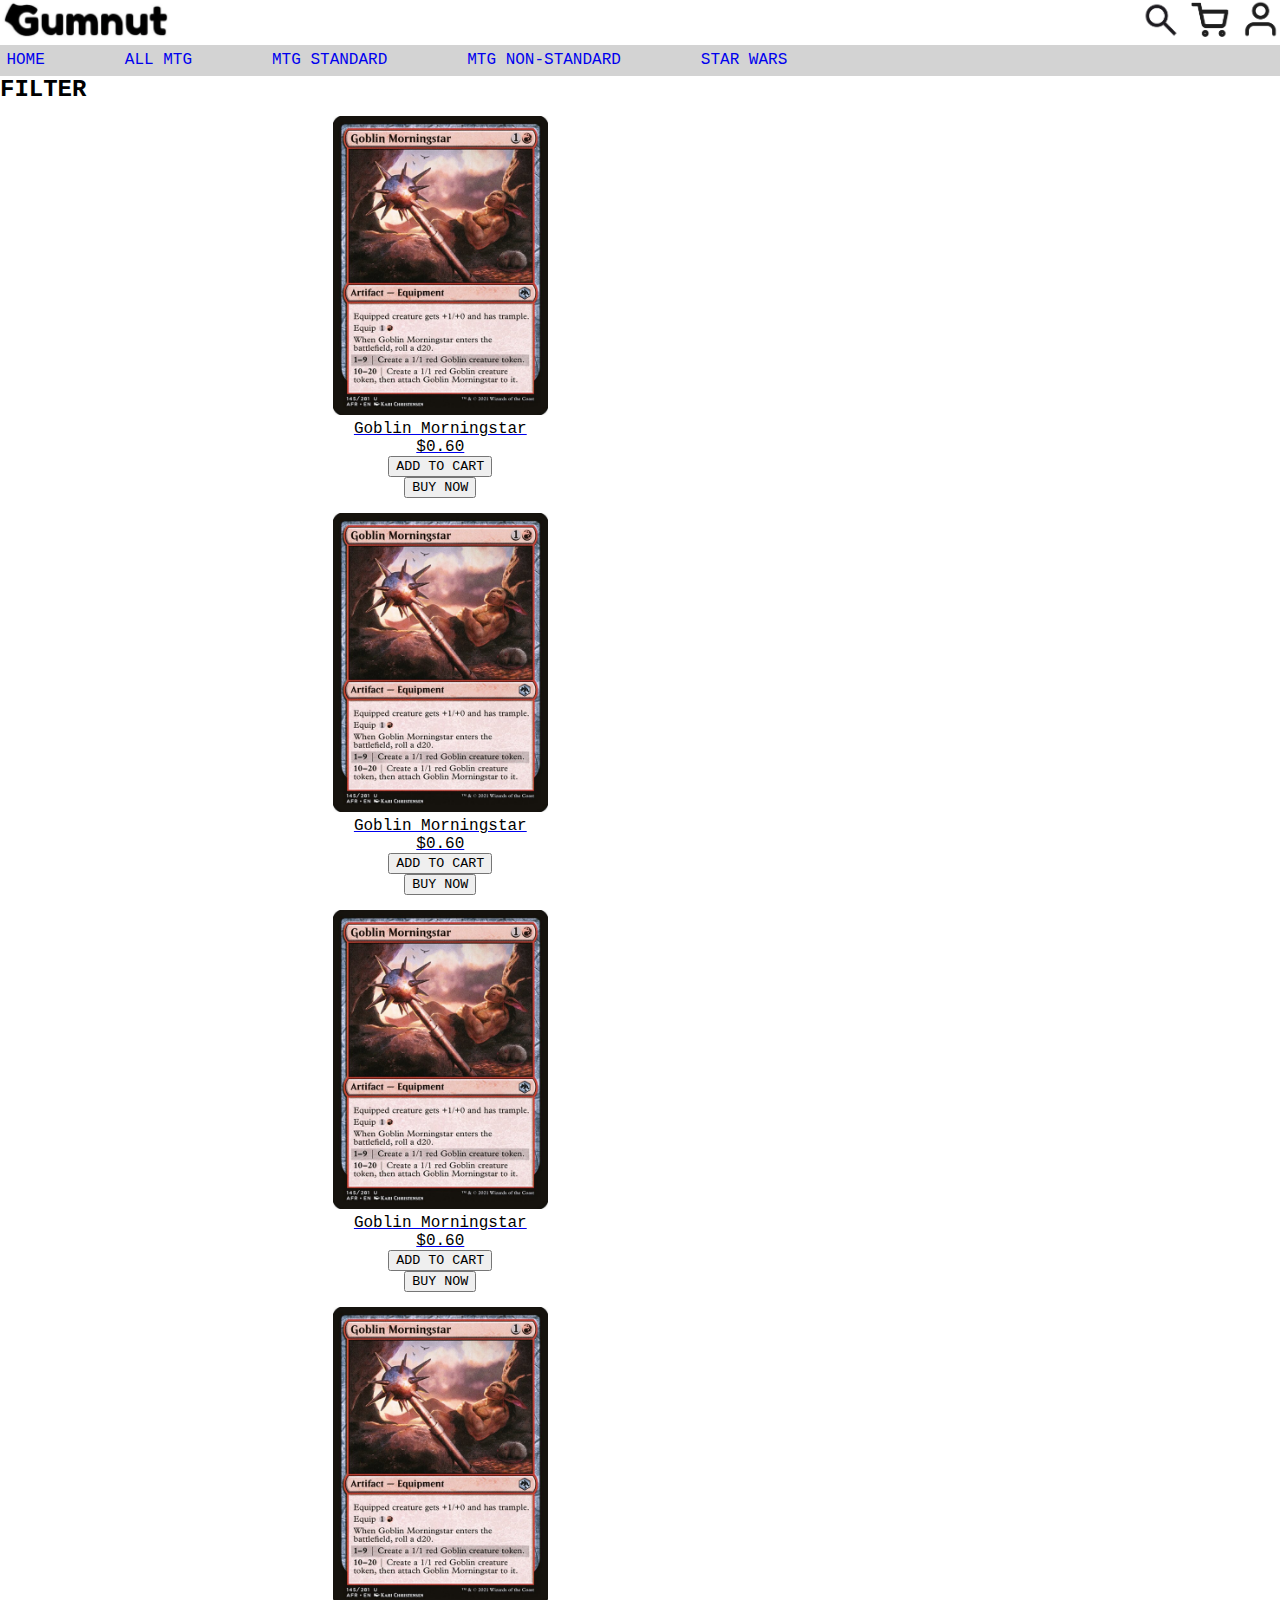
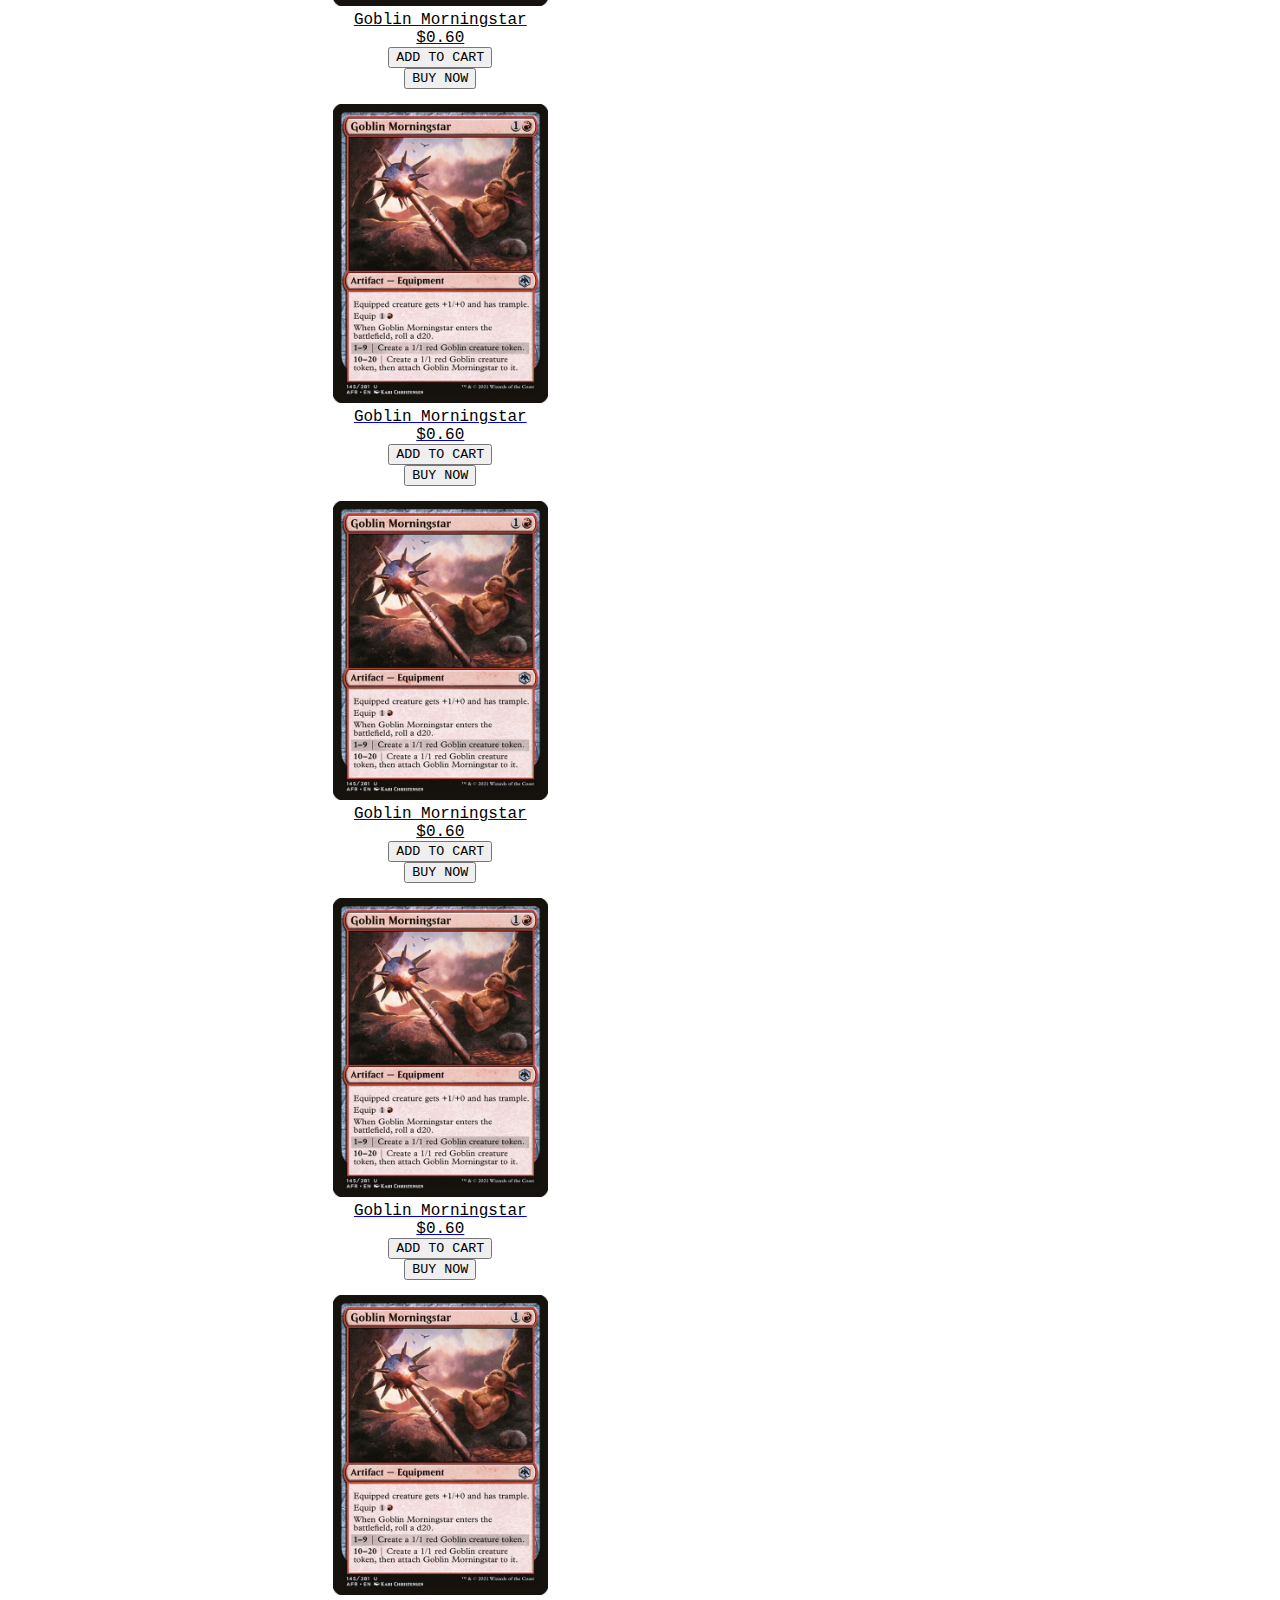
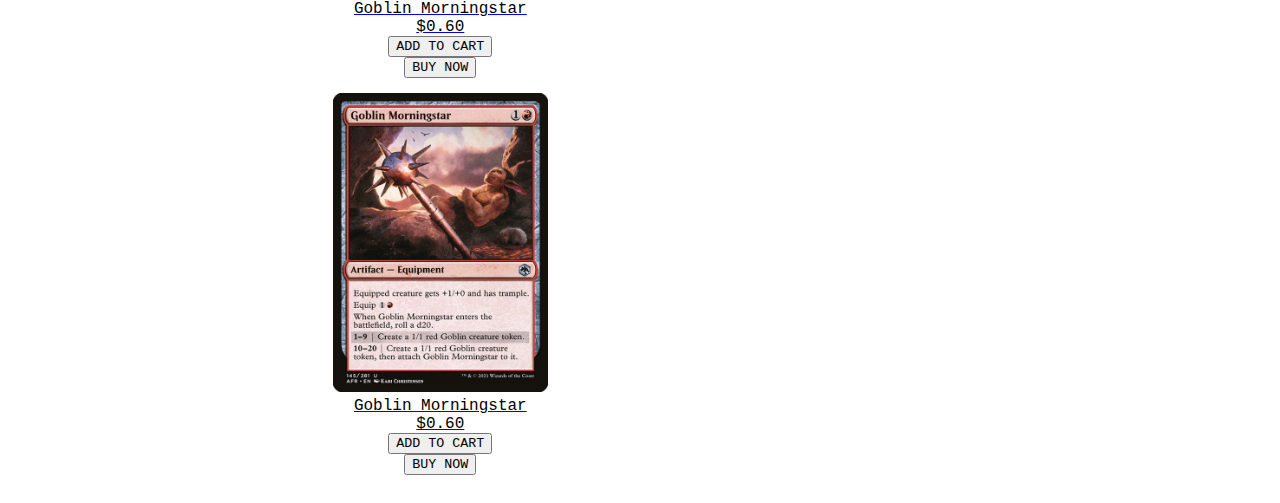
<file: html/productList.html>
<!DOCTYPE html>
<html lang="en">

<head>
    <meta charset="UTF-8">
    <meta name="viewport" content="width=device-width, initial-scale=1.0">
    <link rel="stylesheet" href="../css/productList.css">
    <link rel="stylesheet" href="../css/productListing.css">
    <link rel="stylesheet" href="../css/navBar.css">
    <title>Home Page</title>
</head>

<body>
    <div class="header">
        <div class="topBar">
            <a href="home.html" style="text-decoration: none;">
                <img class="logo" src="../images/general/websiteLogo.PNG" alt="GUMNUT" height="40px">
            </a>
            <div>
                <img class="topBarIcon" src="../images/general/searchIcon.PNG" alt="SearchIcon" height="40px"
                    width="40px">
                <a href="shoppingCart.html" style="text-decoration: none;">
                    <img class="topBarIcon" src="../images/general/cart.PNG" alt="CartIcon" height="40px" width="40px">
                </a>
                <img class="topBarIcon" src="../images/general/account.PNG" alt="AccountIcon" height="40px"
                    width="40px">
            </div>
        </div>
        <nav class="navBar">
            <a href="home.html" style="text-decoration: none;">
                HOME
            </a>
            <a href="productList.html" style="text-decoration: none;">
                ALL MTG
            </a>
            <a href="productList.html" style="text-decoration: none;">
                MTG STANDARD
            </a>
            <a href="productList.html" style="text-decoration: none;">
                MTG NON-STANDARD
            </a>
            <a href="productList.html" style="text-decoration: none;">
                STAR WARS
            </a>
        </nav>
    </div>



    <div class="content">
        <div class="sidebar">
            <h2> FILTER</h2>

        </div>
        <div class="listings">
            
            <div class="product">
                <a href="../html/productPageGoblinMorningstar.html">
                    <img class="productImage" src="../images/products/goblinMorningstar.jpg" alt="Goblin Morningstar">
                    <p class="productTag">Goblin Morningstar</p>
                    <p class="productTag">$0.60</p>
                </a>
                <button>ADD TO CART</button>
                <button>BUY NOW</button>
            </div>
            <div class="product">
                <a href="../html/productPageGoblinMorningstar.html">
                    <img class="productImage" src="../images/products/goblinMorningstar.jpg" alt="Goblin Morningstar">
                    <p class="productTag">Goblin Morningstar</p>
                    <p class="productTag">$0.60</p>
                </a>
                <button>ADD TO CART</button>
                <button>BUY NOW</button>
            </div>
            <div class="product">
                <a href="../html/productPageGoblinMorningstar.html">
                    <img class="productImage" src="../images/products/goblinMorningstar.jpg" alt="Goblin Morningstar">
                    <p class="productTag">Goblin Morningstar</p>
                    <p class="productTag">$0.60</p>
                </a>
                <button>ADD TO CART</button>
                <button>BUY NOW</button>
            </div>
            <div class="product">
                <a href="../html/productPageGoblinMorningstar.html">
                    <img class="productImage" src="../images/products/goblinMorningstar.jpg" alt="Goblin Morningstar">
                    <p class="productTag">Goblin Morningstar</p>
                    <p class="productTag">$0.60</p>
                </a>
                <button>ADD TO CART</button>
                <button>BUY NOW</button>
            </div>
            <div class="product">
                <a href="../html/productPageGoblinMorningstar.html">
                    <img class="productImage" src="../images/products/goblinMorningstar.jpg" alt="Goblin Morningstar">
                    <p class="productTag">Goblin Morningstar</p>
                    <p class="productTag">$0.60</p>
                </a>
                <button>ADD TO CART</button>
                <button>BUY NOW</button>
            </div>
            <div class="product">
                <a href="../html/productPageGoblinMorningstar.html">
                    <img class="productImage" src="../images/products/goblinMorningstar.jpg" alt="Goblin Morningstar">
                    <p class="productTag">Goblin Morningstar</p>
                    <p class="productTag">$0.60</p>
                </a>
                <button>ADD TO CART</button>
                <button>BUY NOW</button>
            </div>
            <div class="product">
                <a href="../html/productPageGoblinMorningstar.html">
                    <img class="productImage" src="../images/products/goblinMorningstar.jpg" alt="Goblin Morningstar">
                    <p class="productTag">Goblin Morningstar</p>
                    <p class="productTag">$0.60</p>
                </a>
                <button>ADD TO CART</button>
                <button>BUY NOW</button>
            </div>
            <div class="product">
                <a href="../html/productPageGoblinMorningstar.html">
                    <img class="productImage" src="../images/products/goblinMorningstar.jpg" alt="Goblin Morningstar">
                    <p class="productTag">Goblin Morningstar</p>
                    <p class="productTag">$0.60</p>
                </a>
                <button>ADD TO CART</button>
                <button>BUY NOW</button>
            </div>
             <div class="product">
                <a href="../html/productPageGoblinMorningstar.html">
                    <img class="productImage" src="../images/products/goblinMorningstar.jpg" alt="Goblin Morningstar">
                    <p class="productTag">Goblin Morningstar</p>
                    <p class="productTag">$0.60</p>
                </a>
                <button>ADD TO CART</button>
                <button>BUY NOW</button>
            </div>

        </div>


</body>

</html>
</file>
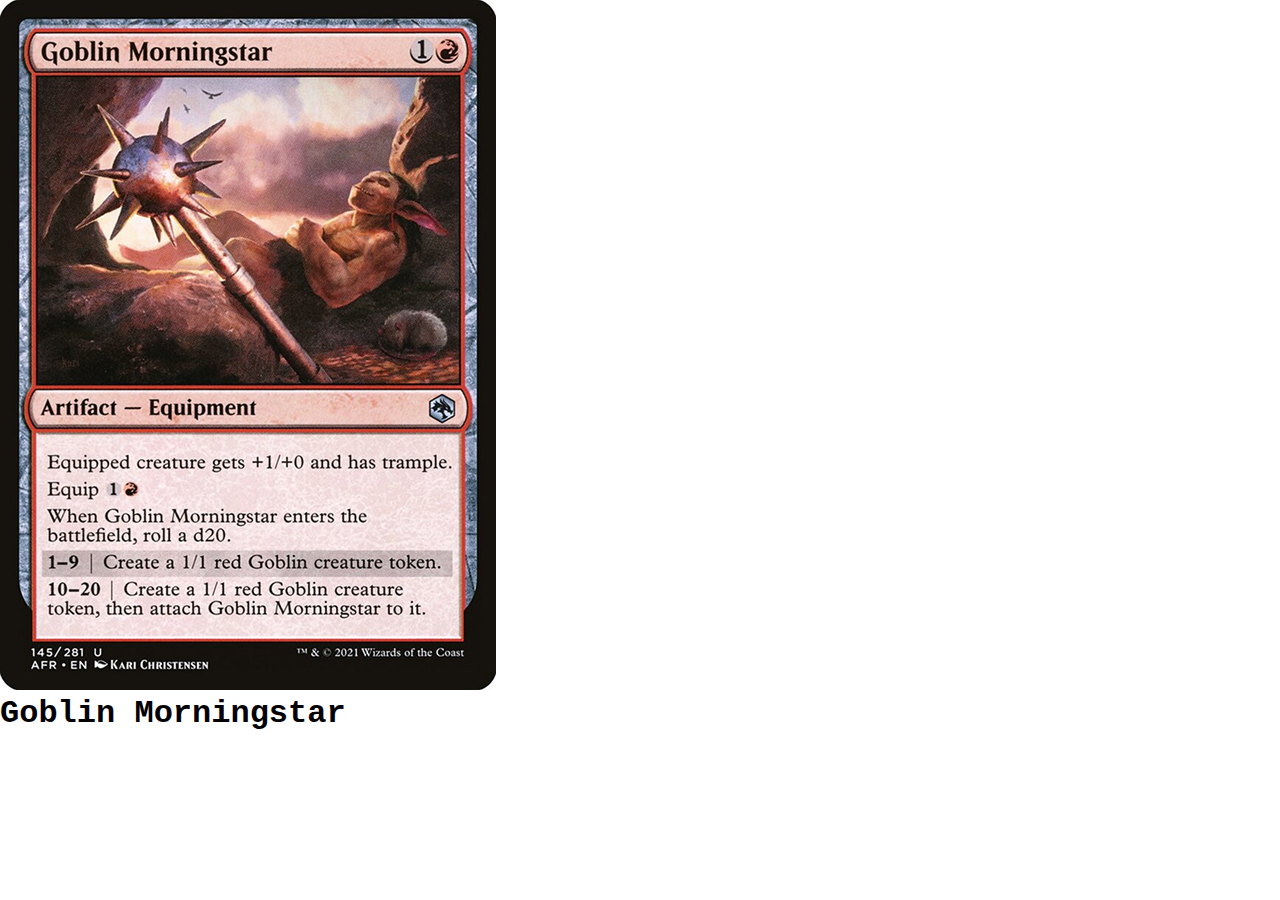
<file: html/productPage.html>
<!DOCTYPE html>
<html lang="en">

<head>
    <meta charset="UTF-8">
    <meta name="viewport" content="width=device-width, initial-scale=1.0">
    <link rel="stylesheet" href="../css/homepage.css">
    <link rel="stylesheet" href="../css/navBar.css">
    <title>Home Page</title>
</head>

<body>
    <div class="header"></div>
    <div>
        <div>
            <img src="../images/products/goblinMorningstar.jpg" alt="Goblin Morningstar">
        </div>
        <div>
            <h1>Goblin Morningstar</h1>
            
        </div>
    </div>
</body>

</html>
</file>
<file: css/homepage.css>
.banner{
    margin-left: -8px;
    margin-right: -8px;
    max-width: 100vw;
    object-fit: scale-down;
}

.bannerImage{
    max-width: 100vw;
    object-fit: scale-down;
}
</file>
<file: css/navBar.css>
#hamburger{
    position: fixed;
    display: none;
    width: 95vw;
    height: 100vh;
    top: 0;
    bottom: 0;
    left:0;
    background-color:white;
    
    
}

.mobile{
    display: none;
}

#logoMobile{
    justify-self: center;
}

#logo{
    justify-self: left;
}

.topBar{
    display: flex;
    justify-content: space-between;
}

.navBar{
    background-color: lightgrey;
    display: flex;
    flex-wrap: wrap;
    justify-content: left;
    gap: 5em;
    padding: 0.5%;
}

.header{
    width: 100%;
    align-self: left;
    background-color: white;
    position: sticky;
    top: 0;
}

*{
    margin:0;
    font-family: 'Courier New', Courier, monospace;
}


#hamburgerButton{
    background-color: white;
    border: none;
}

#hamburgerCloseButton{
    background-color: white;
    border: none;
}

.hamburgerHeader{
    display: flex;
    flex-wrap: wrap;
    justify-content: space-between;
    margin: 5%;
}

.navLink{
    text-decoration: none;
    color:black;
}

.hamburgerLink{
    font:bold;
    font-size: 2em;
    margin: 5%
}

#hamburgerFooter{
    position: absolute;
    left: 0;
    bottom:0;
    width: 100%;
}

.hamburgerFooterRow{
    position: static;
    display: flex;
    flex-wrap: wrap;
    justify-content: space-between;
    margin: 5%
}

@media only screen and (max-width: 600px){
    .navBar {
        display: none;
        
    }

    .desktop{
        display: none;
        align-self: center;
    }

    .mobile{
        display: inherit;
    }
}
</file>
<file: css/productList.css>
.product {
    align-self: top;
    max-width: fit-content;
    max-height: fit-content;
    display: flex;
    padding: 0em;
    flex-direction: column;
    align-items: center;
    justify-content: center;
    min-width: 24%;
    max-width: 24%;
    margin-bottom: 15px;
}

.productButton{
    height: 25px;
}

.content {
    display: flex;
    flex-direction: row;
    flex-wrap: wrap;
    min-height: 100vh;
}

#sidebar {
    display: block;
    background-color: #FBFBFB;
    flex-basis: 25%;
    flex-grow: 1;
    position: fixed;
    width: 25vw;
    height: 100vh;
}

.listings {
    min-width: 70%;
    display: block;
    margin-left: 25vw;
    padding: 1%;
}

.productTag {
    justify-self: center;
    color: black;
}

#filterTag {
    margin: 3%;
}

.addButton {
    width: 100%;
    color: white;
    border: none;
    background-color: red;
    border-color: red;
    margin-bottom: 2%;
}

.buyButton {
    width: 100%;
    color: black;
    border: none;
    background-color: lightgrey;
    border-color: lightgrey;
    box-shadow: none;
}

#sortBy {
    width: 100%;
    max-height: min-content;
    display: flex;
    flex-wrap: wrap;
    justify-content: right;
    
    margin-bottom: 15px;
}

.products {
    display: flex;
    justify-self: center;
    flex-direction: row;
    flex-wrap: wrap;
    justify-content: left;
    align-items: top;
    gap: 1%;
}

.filterType {
    margin: 3%;
}

.filterColumns {
    display: flex;
    flex-wrap: wrap;
}

.filterColumn {
    width: 50%;
}

#filterButton {
    display: none;
    border-radius: 25px;
    background-color: rgb(220, 220, 220);
    border-color: rgb(220, 220, 220);
}

#filterCloseButton {
    border: none;
    background-color: white;
    height: 40px;
    width: 40px;
}

#filterTitle {
    display: flex;
}

#filterHeader {
    margin: 3%;
    display: flex;
    flex-wrap: wrap;
    justify-content: space-between;
}

.filterIcon {
    height: 40px;
    width: 40px;
}

#otherPages{
    display: flex;
    flex-wrap: wrap;
    justify-content: center;
}

.productNav{
    margin: 2%;
}

@media only screen and (min-width: 600px) {
    #sidebar {
        display: block;
    }
}

@media only screen and (max-width: 600px) {
    #sidebar {
        display: none;
        position: fixed;
        background-color: white;
        width: 100vw;
        height: 70vh;
        bottom: 0;
    }

    .content {
        display: flex;
        justify-content: center;
        width: 100vw;
        min-height: 100%;
    }

    .listings {
        width: 100vw;
        min-height: 100%;
        margin: auto;
    }

    #sortBy {
        margin-bottom: 2%;

    }

    .products {
        display: flex;
        justify-self: center;
        flex-direction: row;
        flex-wrap: wrap;
        justify-content: center;
        align-items: top;
        gap: 1%;

    }

    .product {
        max-height: fit-content;
        display: flex;
        padding: 0em;
        flex-direction: column;
        align-items: center;
        min-width: 48%;
        max-width: 48%;
    }

    #filterButton {
        display: flex;
        flex-wrap: wrap;
        justify-content: space-between;
        align-items: center;
        position: fixed;
        bottom: 3vh;
        right: 4vw;

    }
}
</file>
<file: css/productListing.css>
.product{
    min-width: 24%;
    max-width: 24%;
}

.productImage{
    max-width: 100%;
    object-fit: scale-down;
}
</file>
<file: css/general.css>
* {
    margin: 0;
    font-family: 'Courier New', Courier, monospace;
    text-decoration: none;
}
:visited{
    color:black;
}
</file>
<file: css/productPage.css>
.listing {
    display: flex;
    justify-content: center;

}

.listingImage {
    display:flex;
    justify-content: center;
    width: 35vw;
}

.listingDetails {
    width: 40vw;
}

.imgProduct {
    justify-self: center;
    object-fit: scale-down;
}

#spacer{
    width: 5%;
}

@media only screen and (max-width: 600px) {
    .listing {
        display: block;
        justify-content: center;

    }

    .listingImage {
        display:flex;
        justify-content: center;
        width: 100vw;
    }

    .imgProduct {
        object-fit: scale-down;
        justify-self: center;
        max-width: 95%;
    }

    .listingDetails {
        width: 100vw;
        padding: 3%;
    }

}
</file>
<file: css/cartItem.css>

</file>
<file: css/shoppingCart.css>
.cart {
    display: flex;
    flex-direction: row-reverse;
    flex-wrap: wrap-reverse;
    min-height: 100vh;
}

.cartOptions {
    background-color: blue;
    flex-basis: 25%;
    flex-grow: 1;
    position: fixed;
    width: 25vw;
    height: 100vh;
}

.cartList {
    background-color: red;
    flex-basis: 0;
    flex-grow: 999;
    min-width: 75vw;
    padding: 1%;
}

.cartItem {
    background-color: orange;
    justify-self: left;
    display: flex;
    padding: 0%;
    width: 74%;
    justify-content: space-between;
}

.productImage {
    object-fit: scale-down;
    min-width: 25vw;
    max-height: 40vh;
}




@media only screen and (max-width: 600px) {

    .cart {
        display: flex;
        flex-direction: column;
        flex-wrap: wrap-reverse;
        min-height: 100vh;
    }

    .cartOptions {
        background-color: grey;
        flex-basis: 25%;
        flex-grow: 1;
        position: fixed;
        bottom: 0;
        width: 100vw;
        height: 25vh;
    }

    .cartList {
        background-color: white;
        flex-basis: 0;
        flex-grow: 999;
        min-width: 100vw;
        padding: 1%;
    }

    .cartItem {
        background-color: lightgrey;
        justify-self: center;
        display: flex;
        padding: 2%;
        width: 95%;
    }

    .productImage {
        object-fit: scale-down;
        min-width: 40vw;
        max-height: 35vh;
    }

}
</file>
